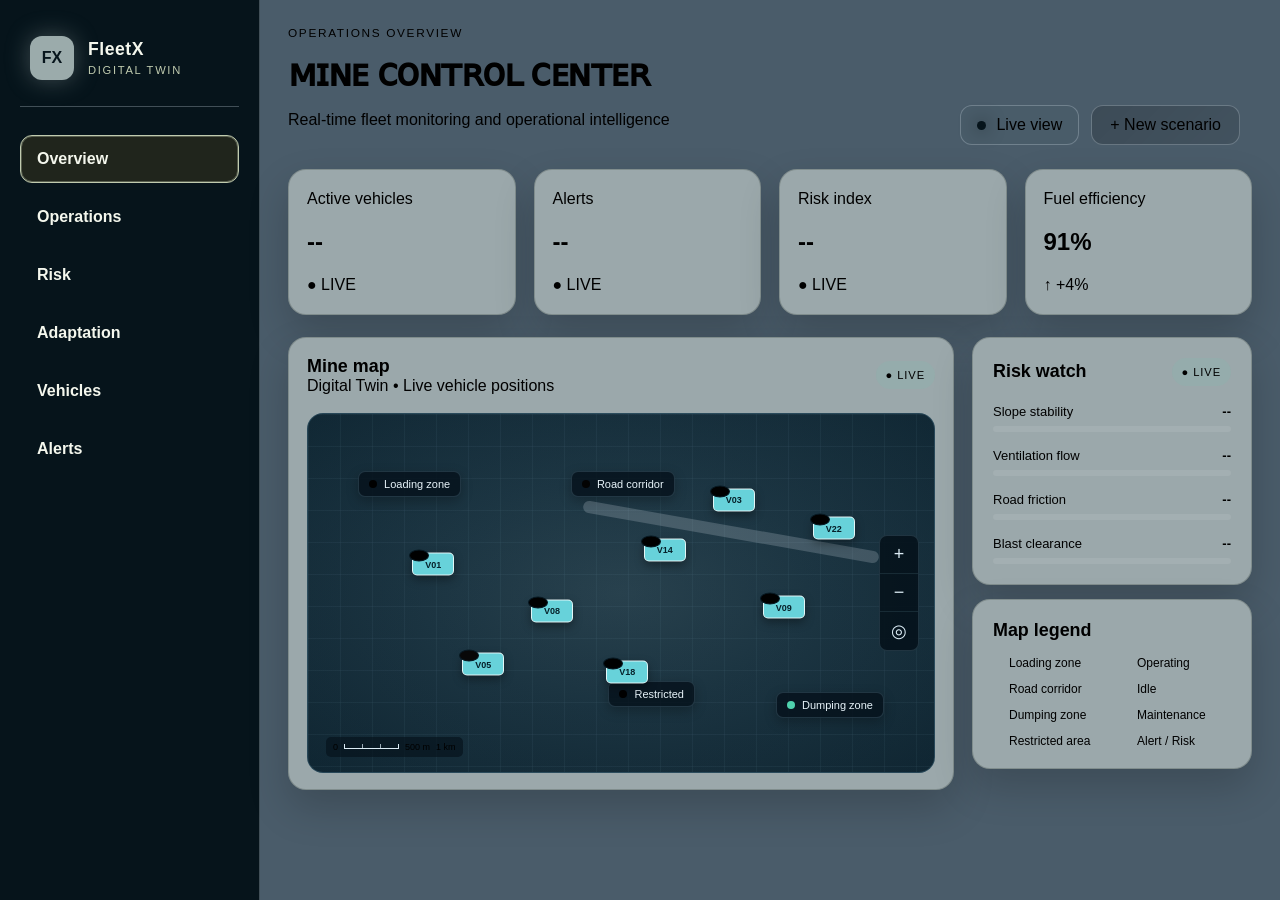
<file: index.html>
<!DOCTYPE html>
<html lang="en">

<head>
    <meta charset="UTF-8">
    <meta name="viewport" content="width=device-width, initial-scale=1.0">

    <title>FleetX | ᴍɪɴᴇ ᴄᴏɴᴛʀᴏʟ ᴄᴇɴᴛᴇʀ</title>

    <link rel="stylesheet" href="css/style.css">
</head>

<body>

<div class="app">

    <!-- =====================================================
         SIDEBAR
    ====================================================== -->

    <aside class="sidebar">

        <div class="brand">

            <div class="logo">
                FX
            </div>

            <div class="brand-text">
                <h2>FleetX</h2>
                <span>DIGITAL TWIN</span>
            </div>

        </div>


        <nav class="sidebar-nav">

            <a href="index.html" class="nav-item active">
                <span></span>
                <strong>Overview</strong>
            </a>

            <a href="pages/operations.html" class="nav-item">
                <span></span>
                <strong>Operations</strong>
            </a>

            <a href="pages/risk.html" class="nav-item">
                <span></span>
                <strong>Risk</strong>
            </a>

            <a href="pages/adaptation.html" class="nav-item">
                <span></span>
                <strong>Adaptation</strong>
            </a>

            <a href="pages/vehicles.html" class="nav-item">
                <span></span>
                <strong>Vehicles</strong>
            </a>

            <a href="pages/alerts.html" class="nav-item">
                <span></span>
                <strong>Alerts</strong>
            </a>

        </nav>

    </aside>


    <!-- =====================================================
         MAIN
    ====================================================== -->

    <main class="main-content">

        <!-- HEADER -->

        <header class="top-header">

            <div class="page-title">

                <div class="eyebrow">
                    OPERATIONS OVERVIEW
                </div>

                <h1>
                   ᴍɪɴᴇ ᴄᴏɴᴛʀᴏʟ ᴄᴇɴᴛᴇʀ
                </h1>

                <p>
                    Real-time fleet monitoring and operational intelligence
                </p>

            </div>


            <div class="header-actions">

                <button class="live-btn">
                    <span class="live-dot"></span>
                    Live view
                </button>

                <button class="scenario-btn">
                    + New scenario
                </button>

                <div class="time-card">

                    <span class="clock-icon"></span>

                </div>

            </div>

        </header>


        <!-- =====================================================
             KPI CARDS
        ====================================================== -->

        <section class="kpi-grid">


            <!-- ACTIVE VEHICLES -->

            <div class="kpi-card">

                <div class="kpi-icon vehicle-kpi">
                    
                </div>

                <div class="kpi-content">

                    <span class="kpi-label">
                        Active vehicles
                    </span>

                    <h2 id="vehicleCount">
                        --
                    </h2>

                    <span class="live-pill green">
                        ● LIVE
                    </span>

                </div>

                <div class="mini-chart vehicle-chart"></div>

            </div>


            <!-- ALERTS -->

            <div class="kpi-card">

                <div class="kpi-icon alert-kpi">
                    
                </div>

                <div class="kpi-content">

                    <span class="kpi-label">
                        Alerts
                    </span>

                    <h2 id="alertCount">
                        --
                    </h2>

                    <span class="live-pill orange">
                        ● LIVE
                    </span>

                </div>

                <div class="mini-chart alert-chart"></div>

            </div>


            <!-- RISK -->

            <div class="kpi-card">

                <div class="kpi-icon risk-kpi">
                    
                </div>

                <div class="kpi-content">

                    <span class="kpi-label">
                        Risk index
                    </span>

                    <h2 id="riskIndex">
                        --
                    </h2>

                    <span class="live-pill blue">
                        ● LIVE
                    </span>

                </div>

                <div class="mini-chart risk-chart"></div>

            </div>


            <!-- FUEL -->

            <div class="kpi-card">

                <div class="kpi-icon fuel-kpi">
                    
                </div>

                <div class="kpi-content">

                    <span class="kpi-label">
                        Fuel efficiency
                    </span>

                    <h2>
                        91%
                    </h2>

                    <span class="fuel-change">
                        ↑ +4%
                    </span>

                </div>

                <div class="mini-chart fuel-chart"></div>

            </div>

        </section>


        <!-- =====================================================
             MAIN DASHBOARD
        ====================================================== -->

        <section class="main-dashboard">


            <!-- =================================================
                 MINE MAP
            ================================================== -->

            <div class="dashboard-card map-card">

                <div class="card-header">

                    <div>
                        <h2>Mine map</h2>
                        <span class="card-subtitle">
                            Digital Twin • Live vehicle positions
                        </span>
                    </div>

                    <span class="status-pill">
                        ● LIVE
                    </span>

                </div>


                <div class="mine-map">


                    <!-- REAL MINE IMAGE -->

                    <div class="mine-map-image"></div>


                    <!-- DARK OVERLAY -->

                    <div class="mine-map-overlay"></div>


                    <!-- LOADING ZONE -->

                    <div class="map-area loading-area">

                        <div class="area-circle"></div>

                        <div class="area-label">
                            <span></span>
                            Loading zone
                        </div>

                    </div>


                    <!-- ROAD CORRIDOR -->

                    <div class="map-area road-area">

                        <div class="road-outline"></div>

                        <div class="area-label">
                            <span></span>
                            Road corridor
                        </div>

                    </div>


                    <!-- RESTRICTED -->

                    <div class="map-area restricted-area">

                        <div class="area-circle"></div>

                        <div class="area-label">
                            <span></span>
                            Restricted
                        </div>

                    </div>


                    <!-- DUMPING -->

                    <div class="map-area dumping-area">

                        <div class="area-circle"></div>

                        <div class="area-label">
                            <span></span>
                            Dumping zone
                        </div>

                    </div>


                    <!-- =========================================
                         VEHICLES
                    ========================================== -->

                    <div class="mine-vehicle vehicle-1">
                        <span class="vehicle-status operating"></span>
                        V01
                    </div>

                    <div class="mine-vehicle vehicle-2">
                        <span class="vehicle-status danger"></span>
                        V08
                    </div>

                    <div class="mine-vehicle vehicle-3">
                        <span class="vehicle-status idle"></span>
                        V14
                    </div>

                    <div class="mine-vehicle vehicle-4">
                        <span class="vehicle-status operating"></span>
                        V03
                    </div>

                    <div class="mine-vehicle vehicle-5">
                        <span class="vehicle-status maintenance"></span>
                        V05
                    </div>

                    <div class="mine-vehicle vehicle-6">
                        <span class="vehicle-status operating"></span>
                        V09
                    </div>

                    <div class="mine-vehicle vehicle-7">
                        <span class="vehicle-status operating"></span>
                        V18
                    </div>

                    <div class="mine-vehicle vehicle-8">
                        <span class="vehicle-status danger"></span>
                        V22
                    </div>


                    <!-- MAP CONTROLS -->

                    <div class="map-controls">

                        <button>+</button>

                        <button>−</button>

                        <button>◎</button>

                    </div>


                    <!-- SCALE -->

                    <div class="map-scale">

                        <span>0</span>

                        <div class="scale-line">
                            <i></i>
                            <i></i>
                            <i></i>
                        </div>

                        <span>500 m</span>
                        <span>1 km</span>

                    </div>

                </div>

            </div>


            <!-- =================================================
                 RIGHT SIDE
            ================================================== -->

            <div class="right-column">


                <!-- RISK WATCH -->

                <div class="dashboard-card risk-watch-card">

                    <div class="card-header">

                        <h2>
                            Risk watch
                        </h2>

                        <span class="status-pill">
                            ● LIVE
                        </span>

                    </div>


                    <!-- SLOPE -->

                    <div class="risk-item">

                        <div class="risk-title">

                            <span>
                                Slope stability
                            </span>

                            <strong id="slopeValue">
                                --
                            </strong>

                        </div>

                        <div class="risk-progress">
                            <span
                                id="slopeBar"
                                class="risk-fill green-fill">
                            </span>
                        </div>

                    </div>


                    <!-- VENTILATION -->

                    <div class="risk-item">

                        <div class="risk-title">

                            <span>
                                Ventilation flow
                            </span>

                            <strong id="ventilationValue">
                                --
                            </strong>

                        </div>

                        <div class="risk-progress">
                            <span
                                id="ventilationBar"
                                class="risk-fill blue-fill">
                            </span>
                        </div>

                    </div>


                    <!-- ROAD -->

                    <div class="risk-item">

                        <div class="risk-title">

                            <span>
                                Road friction
                            </span>

                            <strong id="frictionValue">
                                --
                            </strong>

                        </div>

                        <div class="risk-progress">
                            <span
                                id="frictionBar"
                                class="risk-fill yellow-fill">
                            </span>
                        </div>

                    </div>


                    <!-- BLAST -->

                    <div class="risk-item">

                        <div class="risk-title">

                            <span>
                                Blast clearance
                            </span>

                            <strong id="blastValue">
                                --
                            </strong>

                        </div>

                        <div class="risk-progress">
                            <span
                                id="blastBar"
                                class="risk-fill green-fill">
                            </span>
                        </div>

                    </div>

                </div>


                <!-- =================================================
                     LEGEND
                ================================================== -->

                <div class="dashboard-card legend-card">

                    <div class="card-header">

                        <h2>
                            Map legend
                        </h2>

                    </div>


                    <div class="legend-grid">


                        <div class="legend-item">
                            <span class="legend-dot loading-dot"></span>
                            Loading zone
                        </div>

                        <div class="legend-item">
                            <span class="legend-dot operating-dot"></span>
                            Operating
                        </div>


                        <div class="legend-item">
                            <span class="legend-dot road-dot"></span>
                            Road corridor
                        </div>

                        <div class="legend-item">
                            <span class="legend-dot idle-dot"></span>
                            Idle
                        </div>


                        <div class="legend-item">
                            <span class="legend-dot dumping-dot"></span>
                            Dumping zone
                        </div>

                        <div class="legend-item">
                            <span class="legend-dot maintenance-dot"></span>
                            Maintenance
                        </div>


                        <div class="legend-item">
                            <span class="legend-dot restricted-dot"></span>
                            Restricted area
                        </div>

                        <div class="legend-item">
                            <span class="legend-dot danger-dot"></span>
                            Alert / Risk
                        </div>

                    </div>

                </div>

            </div>

        </section>

    </main>

</div>


<script src="js/dashboard.js"></script>

</body>
</html>
</file>
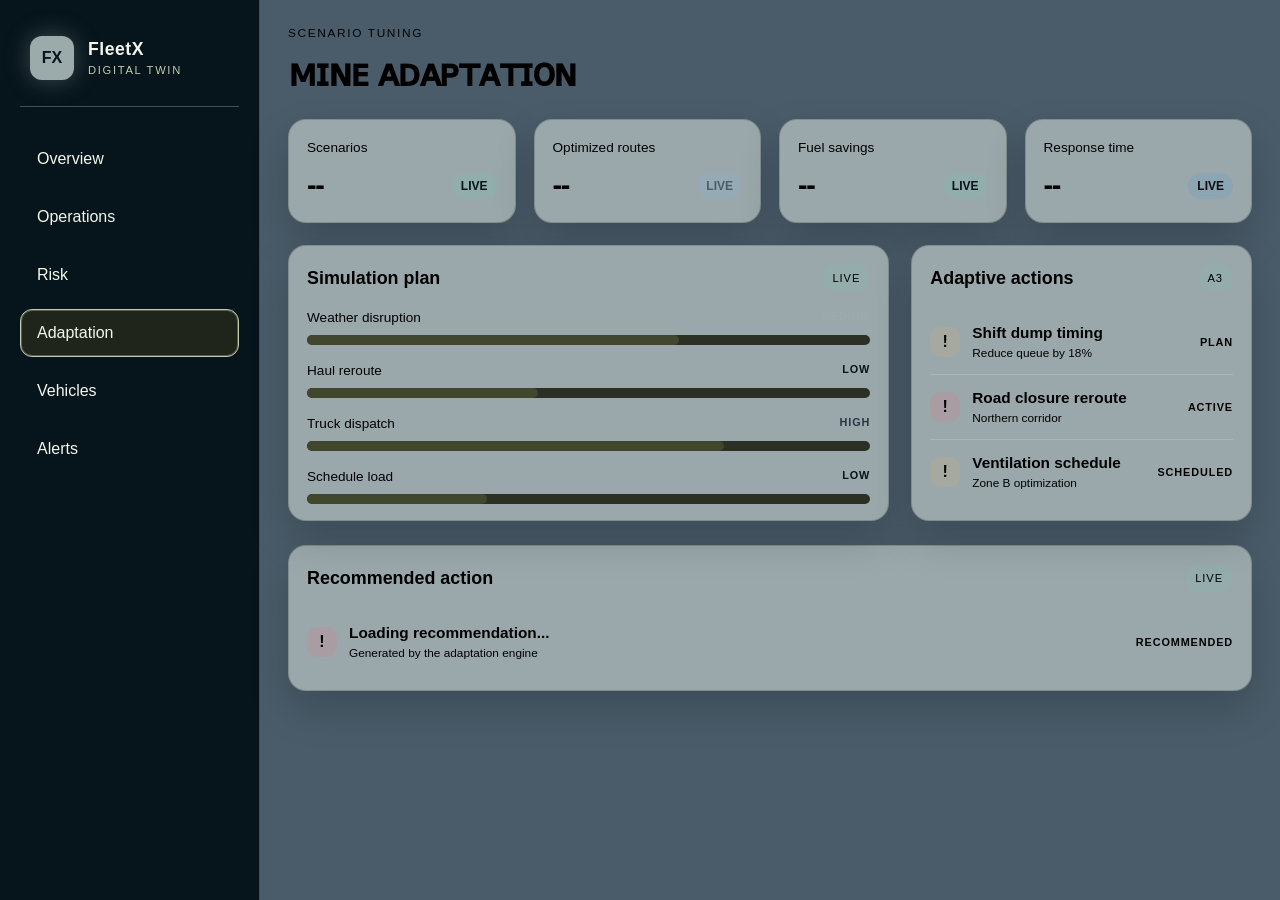
<file: pages/adaptation.html>
<!DOCTYPE html>
<html lang="en">

<head>
  <meta charset="UTF-8" />
  <meta name="viewport" content="width=device-width, initial-scale=1.0" />

  <title>FleetX| Adaptation</title>

  <link rel="stylesheet" href="../css/style.css" />
</head>

<body>

  <div class="app">

    <!-- ================= SIDEBAR ================= -->

    <aside class="sidebar">

      <div class="brand">

        <div class="logo">
          FX
        </div>

        <div class="brand-text">
          <h2>FleetX</h2>
          <span>DIGITAL TWIN</span>
        </div>

      </div>


      <nav class="sidebar-nav">

        <a href="../index.html" class="nav-item">
          <span>Overview</span>
        </a>

        <a href="operations.html" class="nav-item">
          <span>Operations</span>
        </a>

        <a href="risk.html" class="nav-item">
          <span>Risk</span>
        </a>

        <a href="adaptation.html" class="nav-item active">
          <span>Adaptation</span>
        </a>

        <a href="vehicles.html" class="nav-item">
          <span>Vehicles</span>
        </a>

        <a href="alerts.html" class="nav-item">
          <span>Alerts</span>
        </a>

      </nav>

    </aside>


    <!-- ================= MAIN CONTENT ================= -->

    <main class="main-content">


      <!-- ================= HEADER ================= -->

      <header class="top-header">

        <div class="page-title">

          <div class="eyebrow">
            Scenario tuning
          </div>

          <h1>
            ᴍɪɴᴇ ᴀᴅᴀᴘᴛᴀᴛɪᴏɴ
          </h1>

        </div>

      </header>


      <!-- ================= KPI CARDS ================= -->

      <section class="kpi-grid">


        <!-- SCENARIOS -->

        <div class="kpi-card">

          <div class="kpi-title">
            Scenarios
          </div>

          <div class="kpi-value-row">

            <h2 id="scenarios">
              --
            </h2>

            <span class="change positive">
              LIVE
            </span>

          </div>

        </div>


        <!-- OPTIMIZED ROUTES -->

        <div class="kpi-card">

          <div class="kpi-title">
            Optimized routes
          </div>

          <div class="kpi-value-row">

            <h2 id="optimizedRoutes">
              --
            </h2>

            <span class="change blue">
              LIVE
            </span>

          </div>

        </div>


        <!-- FUEL SAVINGS -->

        <div class="kpi-card">

          <div class="kpi-title">
            Fuel savings
          </div>

          <div class="kpi-value-row">

            <h2 id="fuelSavings">
              --
            </h2>

            <span class="change positive">
              LIVE
            </span>

          </div>

        </div>


        <!-- RESPONSE TIME -->

        <div class="kpi-card">

          <div class="kpi-title">
            Response time
          </div>

          <div class="kpi-value-row">

            <h2 id="responseTime">
              --
            </h2>

            <span class="change warning">
              LIVE
            </span>

          </div>

        </div>

      </section>


      <!-- ================= DASHBOARD ================= -->

      <section class="dashboard-grid">


        <!-- ================= SIMULATION PLAN ================= -->

        <div class="dashboard-card">

          <div class="card-header">

            <h2>
              Simulation plan
            </h2>

            <span class="status-pill">
              LIVE
            </span>

          </div>


          <!-- WEATHER -->

          <div class="risk-item">

            <div class="risk-top">

              <span>
                Weather disruption
              </span>

              <span class="risk medium">
                MEDIUM
              </span>

            </div>

            <div class="simulation-progress">

              <div
                class="simulation-progress-bar medium"
                style="width:66%">
              </div>

            </div>

          </div>


          <!-- HAUL REROUTE -->

          <div class="risk-item">

            <div class="risk-top">

              <span>
                Haul reroute
              </span>

              <span class="risk low">
                LOW
              </span>

            </div>

            <div class="simulation-progress">

              <div
                class="simulation-progress-bar low"
                style="width:41%">
              </div>

            </div>

          </div>


          <!-- TRUCK DISPATCH -->

          <div class="risk-item">

            <div class="risk-top">

              <span>
                Truck dispatch
              </span>

              <span class="risk high">
                HIGH
              </span>

            </div>

            <div class="simulation-progress">

              <div
                class="simulation-progress-bar high"
                style="width:74%">
              </div>

            </div>

          </div>


          <!-- SCHEDULE LOAD -->

          <div class="risk-item">

            <div class="risk-top">

              <span>
                Schedule load
              </span>

              <span class="risk low">
                LOW
              </span>

            </div>

            <div class="simulation-progress">

              <div
                class="simulation-progress-bar low"
                style="width:32%">
              </div>

            </div>

          </div>

        </div>


        <!-- ================= ADAPTIVE ACTIONS ================= -->

        <div class="dashboard-card">

          <div class="card-header">

            <h2>
              Adaptive actions
            </h2>

            <span class="risk-class">
              A3
            </span>

          </div>


          <!-- ACTION 1 -->

          <div class="alert-row">

            <div class="alert-icon medium-icon">
              !
            </div>

            <div class="alert-info">

              <strong>
                Shift dump timing
              </strong>

              <span>
                Reduce queue by 18%
              </span>

            </div>

            <span class="alert-level medium-text">
              PLAN
            </span>

          </div>


          <!-- ACTION 2 -->

          <div class="alert-row">

            <div class="alert-icon high-icon">
              !
            </div>

            <div class="alert-info">

              <strong>
                Road closure reroute
              </strong>

              <span>
                Northern corridor
              </span>

            </div>

            <span class="alert-level high-text">
              ACTIVE
            </span>

          </div>


          <!-- ACTION 3 -->

          <div class="alert-row">

            <div class="alert-icon medium-icon">
              !
            </div>

            <div class="alert-info">

              <strong>
                Ventilation schedule
              </strong>

              <span>
                Zone B optimization
              </span>

            </div>

            <span class="alert-level medium-text">
              SCHEDULED
            </span>

          </div>

        </div>

      </section>


      <!-- ================= RECOMMENDED ACTION ================= -->

      <section class="dashboard-card">

        <div class="card-header">

          <h2>
            Recommended action
          </h2>

          <span class="status-pill">
            LIVE
          </span>

        </div>


        <div class="alert-row">

          <div class="alert-icon high-icon">
            !
          </div>

          <div class="alert-info">

            <strong id="recommendedAction">
              Loading recommendation...
            </strong>

            <span>
              Generated by the adaptation engine
            </span>

          </div>

          <span class="alert-level high-text">
            RECOMMENDED
          </span>

        </div>

      </section>

    </main>

  </div>


  <!-- ================= JAVASCRIPT ================= -->

  <script src="../js/adaptation.js"></script>

</body>

</html>
</file>
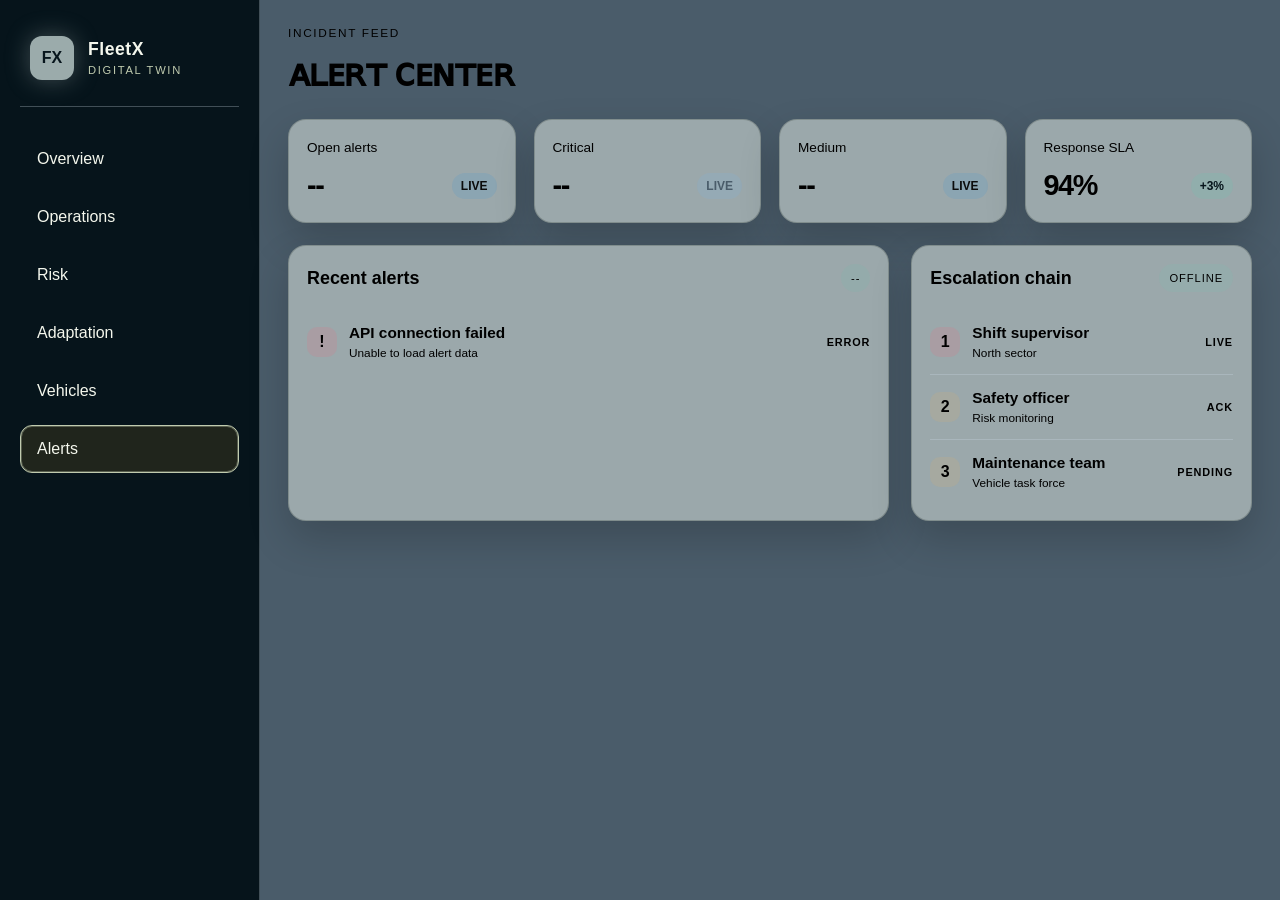
<file: pages/alerts.html>
<!DOCTYPE html>
<html lang="en">

<head>
  <meta charset="UTF-8">
  <meta name="viewport" content="width=device-width, initial-scale=1.0">

  <title> FleetX | Alerts</title>

  <link rel="stylesheet" href="../css/style.css">
</head>

<body>

  <div class="app">

    <!-- =========================
         SIDEBAR
    ========================== -->

    <aside class="sidebar">

      <div class="brand">

        <div class="logo">
          FX
        </div>

        <div class="brand-text">
          <h2>FleetX</h2>
          <span>DIGITAL TWIN</span>
        </div>

      </div>


      <nav class="sidebar-nav">

        <a href="../index.html" class="nav-item">
          <span>Overview</span>
        </a>

        <a href="operations.html" class="nav-item">
          <span>Operations</span>
        </a>

        <a href="risk.html" class="nav-item">
          <span>Risk</span>
        </a>

        <a href="adaptation.html" class="nav-item">
          <span>Adaptation</span>
        </a>

        <a href="vehicles.html" class="nav-item">
          <span>Vehicles</span>
        </a>

        <a href="alerts.html" class="nav-item active">
          <span>Alerts</span>
        </a>

      </nav>

    </aside>


    <!-- =========================
         MAIN CONTENT
    ========================== -->

    <main class="main-content">


      <!-- HEADER -->

      <header class="top-header">

        <div class="page-title">

          <div class="eyebrow">
            Incident feed
          </div>

          <h1>
           ᴀʟᴇʀᴛ ᴄᴇɴᴛᴇʀ
          </h1>

        </div>

      </header>


      <!-- =========================
           KPI CARDS
      ========================== -->

      <section class="kpi-grid">


        <!-- OPEN ALERTS -->

        <div class="kpi-card">

          <div class="kpi-title">
            Open alerts
          </div>

          <div class="kpi-value-row">

            <h2 id="totalAlerts">
              --
            </h2>

            <span class="change warning">
              LIVE
            </span>

          </div>

        </div>


        <!-- CRITICAL -->

        <div class="kpi-card">

          <div class="kpi-title">
            Critical
          </div>

          <div class="kpi-value-row">

            <h2 id="highAlerts">
              --
            </h2>

            <span class="change blue">
              LIVE
            </span>

          </div>

        </div>


        <!-- MEDIUM -->

        <div class="kpi-card">

          <div class="kpi-title">
            Medium
          </div>

          <div class="kpi-value-row">

            <h2 id="mediumAlerts">
              --
            </h2>

            <span class="change warning">
              LIVE
            </span>

          </div>

        </div>


        <!-- RESPONSE SLA -->

        <div class="kpi-card">

          <div class="kpi-title">
            Response SLA
          </div>

          <div class="kpi-value-row">

            <h2>
              94%
            </h2>

            <span class="change positive">
              +3%
            </span>

          </div>

        </div>

      </section>


      <!-- =========================
           DASHBOARD GRID
      ========================== -->

      <section class="dashboard-grid">


        <!-- =========================
             RECENT ALERTS
        ========================== -->

        <div class="dashboard-card">

          <div class="card-header">

            <h2>
              Recent alerts
            </h2>

            <span
              class="alert-count"
              id="alertCount">
              --
            </span>

          </div>


          <!-- JavaScript will insert alerts here -->

          <div id="recentAlerts">

            <div class="alert-row">

              <div class="alert-icon medium-icon">
                !
              </div>

              <div class="alert-info">

                <strong>
                  Loading alerts...
                </strong>

                <span>
                  Connecting to MineGuard API
                </span>

              </div>

            </div>

          </div>

        </div>


        <!-- =========================
             ESCALATION CHAIN
        ========================== -->

        <div class="dashboard-card">

          <div class="card-header">

            <h2>
              Escalation chain
            </h2>

            <span class="status-pill">
              online
            </span>

          </div>


          <!-- LEVEL 1 -->

          <div class="alert-row">

            <div class="alert-icon high-icon">
              1
            </div>

            <div class="alert-info">

              <strong>
                Shift supervisor
              </strong>

              <span>
                North sector
              </span>

            </div>

            <span class="alert-level high-text">
              LIVE
            </span>

          </div>


          <!-- LEVEL 2 -->

          <div class="alert-row">

            <div class="alert-icon medium-icon">
              2
            </div>

            <div class="alert-info">

              <strong>
                Safety officer
              </strong>

              <span>
                Risk monitoring
              </span>

            </div>

            <span class="alert-level medium-text">
              ACK
            </span>

          </div>


          <!-- LEVEL 3 -->

          <div class="alert-row">

            <div class="alert-icon medium-icon">
              3
            </div>

            <div class="alert-info">

              <strong>
                Maintenance team
              </strong>

              <span>
                Vehicle task force
              </span>

            </div>

            <span class="alert-level medium-text">
              PENDING
            </span>

          </div>

        </div>

      </section>

    </main>

  </div>


  <!-- =========================
       ALERT JAVASCRIPT
  ========================== -->

  <script src="../js/alerts.js"></script>

</body>

</html>
</file>
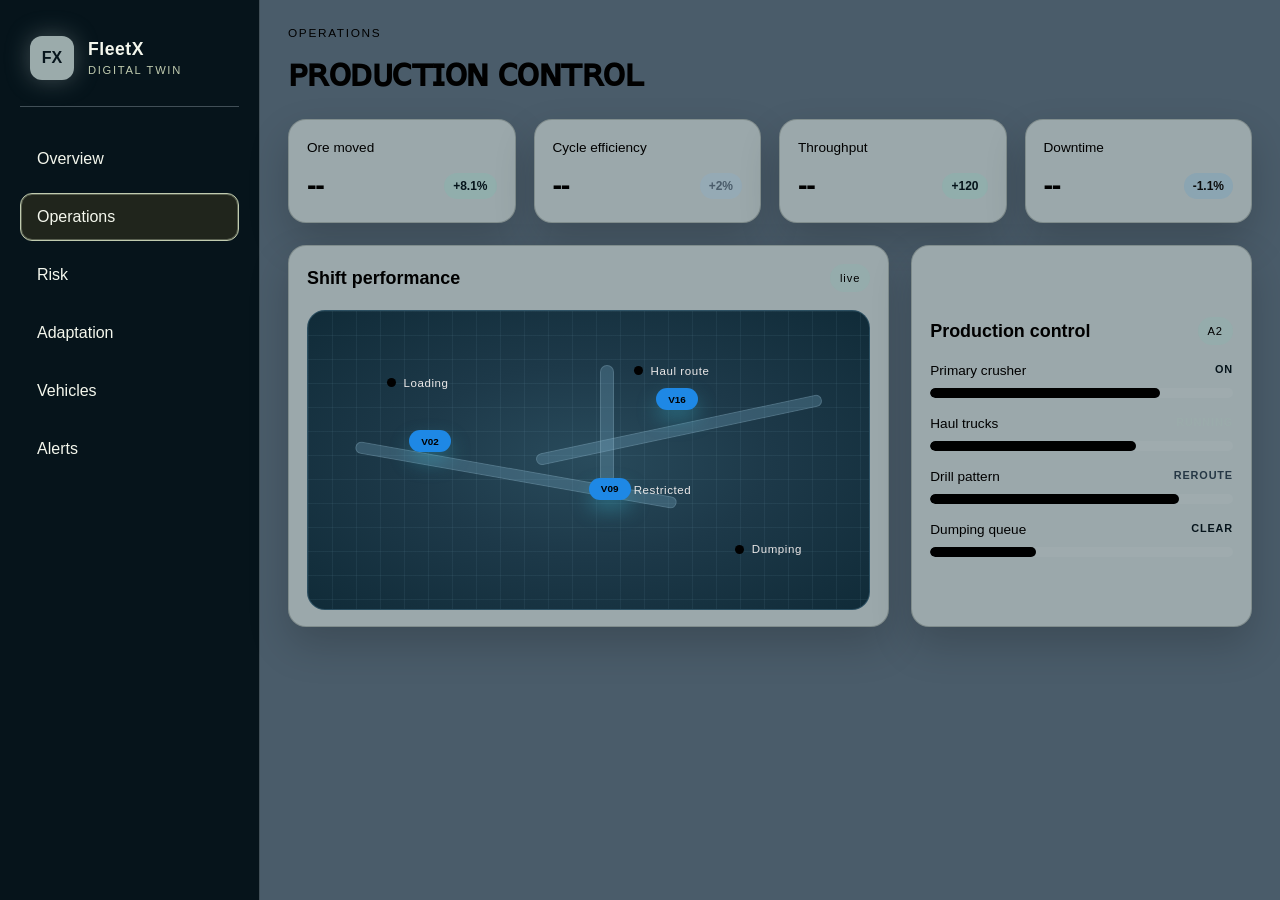
<file: pages/operations.html>
<!DOCTYPE html>
<html lang="en">
<head>
  <meta charset="UTF-8" />
  <meta name="viewport" content="width=device-width, initial-scale=1.0" />
  <title> FleetX| Operations</title>
  <link rel="stylesheet" href="../css/style.css" />
</head>
<body>
  <div class="app">
    <aside class="sidebar">
      <div class="brand">
        <div class="logo">FX</div>
        <div class="brand-text">
          <h2>FleetX</h2>
          <span>DIGITAL TWIN</span>
        </div>
      </div>

      <nav class="sidebar-nav">
        <a href="../index.html" class="nav-item"><span>Overview</span></a>
        <a href="operations.html" class="nav-item active"><span>Operations</span></a>
        <a href="risk.html" class="nav-item"><span>Risk</span></a>
        <a href="adaptation.html" class="nav-item"><span>Adaptation</span></a>
        <a href="vehicles.html" class="nav-item"><span>Vehicles</span></a>
        <a href="alerts.html" class="nav-item"><span>Alerts</span></a>
      </nav>
    </aside>

    <main class="main-content">
      <header class="top-header">
        <div class="page-title">
          <div class="eyebrow">Operations</div>
          <h1>ᴘʀᴏᴅᴜᴄᴛɪᴏɴ ᴄᴏɴᴛʀᴏʟ</h1>
        </div>
      </header>

      <section class="kpi-grid">
        <div class="kpi-card">
          <div class="kpi-title">Ore moved</div>
          <div class="kpi-value-row">
            <h2 id="oreMoved">--</h2>
            <span class="change positive">+8.1%</span>
          </div>
        </div>
        <div class="kpi-card">
          <div class="kpi-title">Cycle efficiency</div>
          <div class="kpi-value-row">
            <h2 id="cycleEfficiency">--</h2>
            <span class="change blue">+2%</span>
          </div>
        </div>
        <div class="kpi-card">
          <div class="kpi-title">Throughput</div>
          <div class="kpi-value-row">
            <h2 id="throughput">--</h2>
            <span class="change positive">+120</span>
          </div>
        </div>
        <div class="kpi-card">
          <div class="kpi-title">Downtime</div>
          <div class="kpi-value-row">
            <h2 id="downtime">--</h2>
            <span class="change warning">-1.1%</span>
          </div>
        </div>
      </section>

      <section class="dashboard-grid">
        <div class="dashboard-card">
          <div class="card-header">
            <h2>Shift performance</h2>
            <span class="status-pill">live</span>
          </div>
          <div class="mine-map">
            <div class="map-grid"></div>
            <div class="road road-one"></div>
            <div class="road road-two"></div>
            <div class="road road-three"></div>
            <div class="map-zone loading"><span class="zone-dot"></span>Loading</div>
            <div class="map-zone corridor"><span class="zone-dot"></span>Haul route</div>
            <div class="map-zone restricted"><span class="zone-dot"></span>Restricted</div>
            <div class="map-zone dumping"><span class="zone-dot"></span>Dumping</div>
            <div class="map-vehicle v1">V02</div>
            <div class="map-vehicle v2">V09</div>
            <div class="map-vehicle v3">V16</div>
          </div>
        </div>

        <div class="dashboard-card risk-card">
          <div class="card-header">
            <h2>Production control</h2>
            <span class="risk-class">A2</span>
          </div>

          <div class="risk-item">
            <div class="risk-top"><span>Primary crusher</span><span class="risk low">ON</span></div>
            <div class="progress"><div class="progress-bar" style="width:76%"></div></div>
          </div>

          <div class="risk-item">
            <div class="risk-top"><span>Haul trucks</span><span class="risk medium">RUNNING</span></div>
            <div class="progress"><div class="progress-bar" style="width:68%"></div></div>
          </div>

          <div class="risk-item">
            <div class="risk-top"><span>Drill pattern</span><span class="risk high">REROUTE</span></div>
            <div class="progress"><div class="progress-bar" style="width:82%"></div></div>
          </div>

          <div class="risk-item">
            <div class="risk-top"><span>Dumping queue</span><span class="risk low">CLEAR</span></div>
            <div class="progress"><div class="progress-bar" style="width:35%"></div></div>
          </div>
        </div>
      </section>
    </main>
  </div>

 <script src="../js/operations.js"></script>
</body>
</html>
</file>
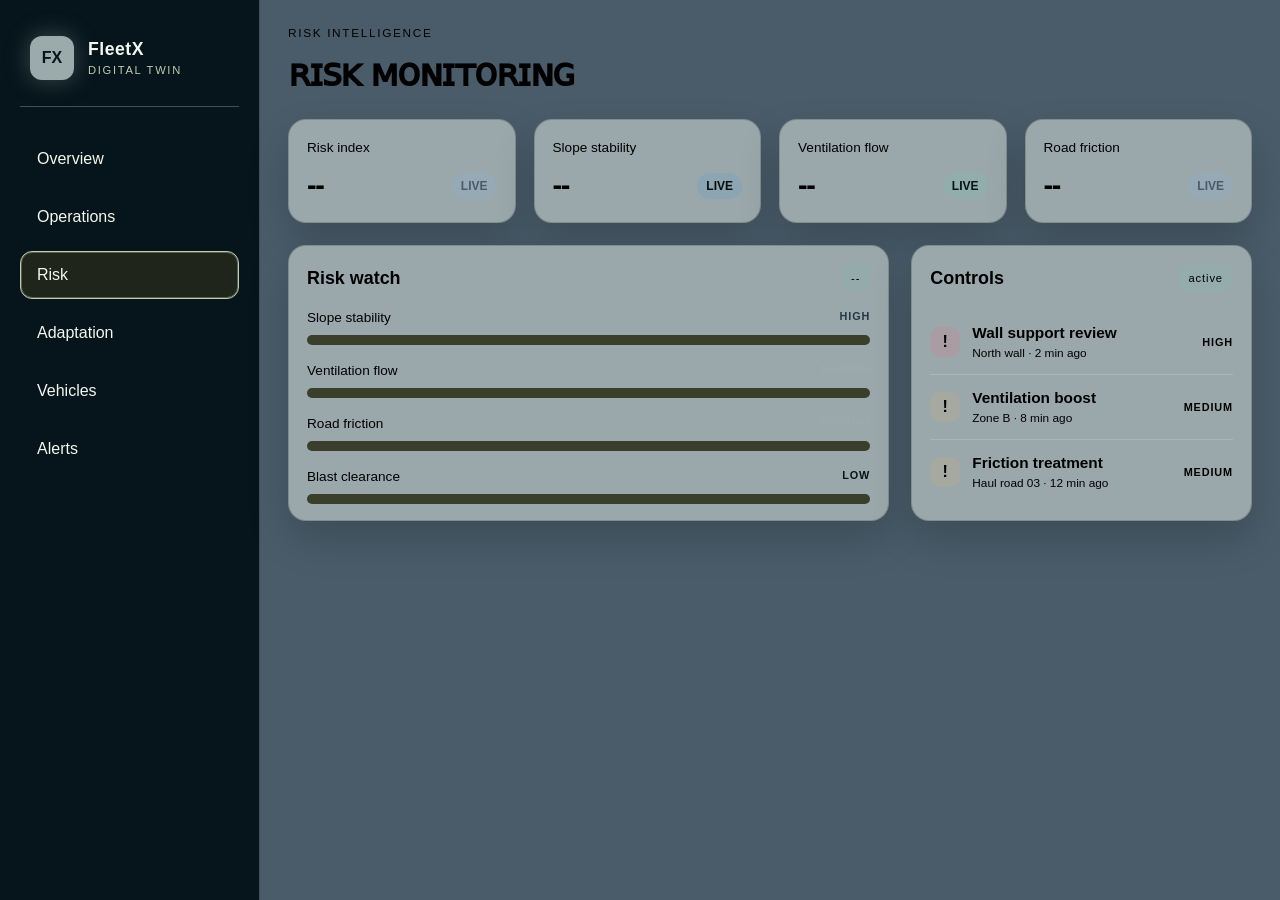
<file: pages/risk.html>
<!DOCTYPE html>
<html lang="en">

<head>
  <meta charset="UTF-8">
  <meta name="viewport" content="width=device-width, initial-scale=1.0">

  <title>FleetX | Risk</title>

  <link rel="stylesheet" href="../css/style.css">
</head>

<body>

  <div class="app">

    <!-- SIDEBAR -->
    <aside class="sidebar">

      <div class="brand">
        <div class="logo">FX</div>

        <div class="brand-text">
          <h2>FleetX </h2>
          <span>DIGITAL TWIN</span>
        </div>
      </div>

      <nav class="sidebar-nav">

        <a href="../index.html" class="nav-item">
          <span>Overview</span>
        </a>

        <a href="operations.html" class="nav-item">
          <span>Operations</span>
        </a>

        <a href="risk.html" class="nav-item active">
          <span>Risk</span>
        </a>

        <a href="adaptation.html" class="nav-item">
          <span>Adaptation</span>
        </a>

        <a href="vehicles.html" class="nav-item">
          <span>Vehicles</span>
        </a>

        <a href="alerts.html" class="nav-item">
          <span>Alerts</span>
        </a>

      </nav>

    </aside>


    <!-- MAIN -->
    <main class="main-content">

      <header class="top-header">

        <div class="page-title">

          <div class="eyebrow">
            Risk Intelligence
          </div>

          <h1>
           ʀɪꜱᴋ ᴍᴏɴɪᴛᴏʀɪɴɢ
          </h1>

        </div>

      </header>


      <!-- KPI CARDS -->
      <section class="kpi-grid">

        <!-- Risk Index -->
        <div class="kpi-card">

          <div class="kpi-title">
            Risk index
          </div>

          <div class="kpi-value-row">

            <h2 id="riskIndex">
              --
            </h2>

            <span class="change blue">
              LIVE
            </span>

          </div>

        </div>


        <!-- Slope -->
        <div class="kpi-card">

          <div class="kpi-title">
            Slope stability
          </div>

          <div class="kpi-value-row">

            <h2 id="slopeStability">
              --
            </h2>

            <span class="change warning">
              LIVE
            </span>

          </div>

        </div>


        <!-- Ventilation -->
        <div class="kpi-card">

          <div class="kpi-title">
            Ventilation flow
          </div>

          <div class="kpi-value-row">

            <h2 id="ventilationFlow">
              --
            </h2>

            <span class="change positive">
              LIVE
            </span>

          </div>

        </div>


        <!-- Road Friction -->
        <div class="kpi-card">

          <div class="kpi-title">
            Road friction
          </div>

          <div class="kpi-value-row">

            <h2 id="roadFriction">
              --
            </h2>

            <span class="change blue">
              LIVE
            </span>

          </div>

        </div>

      </section>


      <!-- RISK DASHBOARD -->
      <section class="dashboard-grid">


        <!-- RISK WATCH -->
        <div class="dashboard-card">

          <div class="card-header">

            <h2>
              Risk watch
            </h2>

            <span
              class="risk-class"
              id="riskClass"
            >
              --
            </span>

          </div>


          <!-- Slope -->
          <div class="risk-item">

            <div class="risk-top">

              <span>
                Slope stability
              </span>

              <span class="risk high">
                HIGH
              </span>

            </div>

            <div class="risk-progress-single">

              <div
                class="risk-progress-single-bar"
                id="slopeBar"
                style="width: 0%"
              ></div>

            </div>

          </div>


          <!-- Ventilation -->
          <div class="risk-item">

            <div class="risk-top">

              <span>
                Ventilation flow
              </span>

              <span class="risk medium">
                MEDIUM
              </span>

            </div>

            <div class="risk-progress-single">

              <div
                class="risk-progress-single-bar"
                id="ventilationBar"
                style="width: 0%"
              ></div>

            </div>

          </div>


          <!-- Road -->
          <div class="risk-item">

            <div class="risk-top">

              <span>
                Road friction
              </span>

              <span class="risk medium">
                MEDIUM
              </span>

            </div>

            <div class="risk-progress-single">

              <div
                class="risk-progress-single-bar"
                id="frictionBar"
                style="width: 0%"
              ></div>

            </div>

          </div>


          <!-- Blast -->
          <div class="risk-item">

            <div class="risk-top">

              <span>
                Blast clearance
              </span>

              <span class="risk low">
                LOW
              </span>

            </div>

            <div class="risk-progress-single">

              <div
                class="risk-progress-single-bar"
                id="blastBar"
                style="width: 0%"
              ></div>

            </div>

          </div>

        </div>


        <!-- CONTROLS -->
        <div class="dashboard-card">

          <div class="card-header">

            <h2>
              Controls
            </h2>

            <span class="status-pill">
              active
            </span>

          </div>


          <div class="alert-row">

            <div class="alert-icon high-icon">
              !
            </div>

            <div class="alert-info">

              <strong>
                Wall support review
              </strong>

              <span>
                North wall · 2 min ago
              </span>

            </div>

            <span class="alert-level high-text">
              HIGH
            </span>

          </div>


          <div class="alert-row">

            <div class="alert-icon medium-icon">
              !
            </div>

            <div class="alert-info">

              <strong>
                Ventilation boost
              </strong>

              <span>
                Zone B · 8 min ago
              </span>

            </div>

            <span class="alert-level medium-text">
              MEDIUM
            </span>

          </div>


          <div class="alert-row">

            <div class="alert-icon medium-icon">
              !
            </div>

            <div class="alert-info">

              <strong>
                Friction treatment
              </strong>

              <span>
                Haul road 03 · 12 min ago
              </span>

            </div>

            <span class="alert-level medium-text">
              MEDIUM
            </span>

          </div>

        </div>

      </section>

    </main>

  </div>


  <!-- RISK JAVASCRIPT -->
  <script src="../js/risk.js"></script>

</body>

</html>
</file>
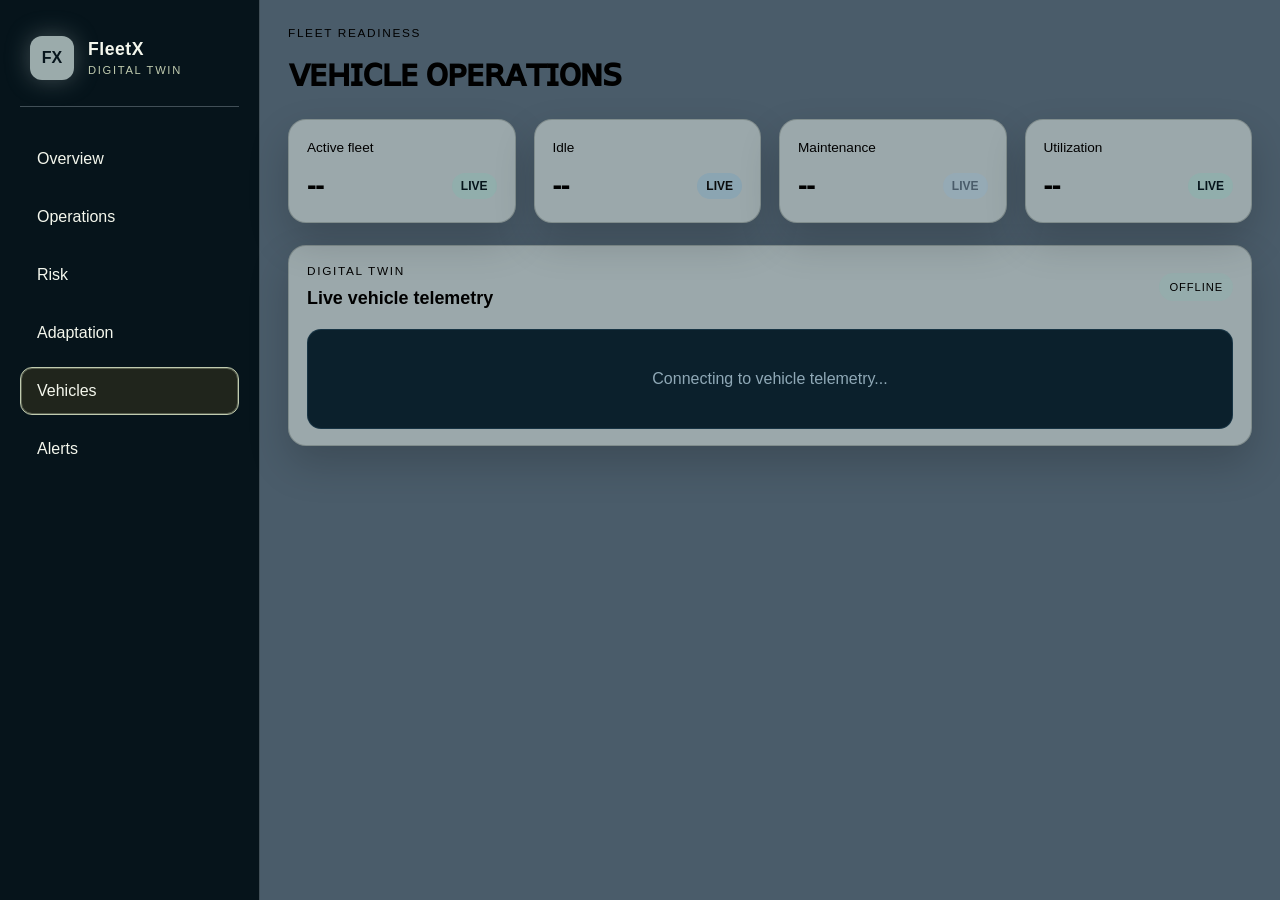
<file: pages/vehicles.html>
<!DOCTYPE html>
<html lang="en">

<head>
  <meta charset="UTF-8">
  <meta name="viewport" content="width=device-width, initial-scale=1.0">

  <title>FleetX  | Vehicles</title>

  <link rel="stylesheet" href="../css/style.css">
</head>

<body>

  <div class="app">

    <!-- SIDEBAR -->
    <aside class="sidebar">

      <div class="brand">
        <div class="logo">FX</div>

        <div class="brand-text">
          <h2>FleetX</h2>
          <span>DIGITAL TWIN</span>
        </div>
      </div>

      <nav class="sidebar-nav">

        <a href="../index.html" class="nav-item">
          <span>Overview</span>
        </a>

        <a href="operations.html" class="nav-item">
          <span>Operations</span>
        </a>

        <a href="risk.html" class="nav-item">
          <span>Risk</span>
        </a>

        <a href="adaptation.html" class="nav-item">
          <span>Adaptation</span>
        </a>

        <a href="vehicles.html" class="nav-item active">
          <span>Vehicles</span>
        </a>

        <a href="alerts.html" class="nav-item">
          <span>Alerts</span>
        </a>

      </nav>

    </aside>


    <!-- MAIN CONTENT -->
    <main class="main-content">

      <!-- HEADER -->
      <header class="top-header">

        <div class="page-title">

          <div class="eyebrow">
            Fleet readiness
          </div>

          <h1>
            ᴠᴇʜɪᴄʟᴇ ᴏᴘᴇʀᴀᴛɪᴏɴꜱ
          </h1>

        </div>

      </header>


      <!-- KPI SECTION -->
      <section class="kpi-grid">

        <div class="kpi-card">

          <div class="kpi-title">
            Active fleet
          </div>

          <div class="kpi-value-row">

            <h2 id="activeFleet">
              --
            </h2>

            <span class="change positive">
              LIVE
            </span>

          </div>

        </div>


        <div class="kpi-card">

          <div class="kpi-title">
            Idle
          </div>

          <div class="kpi-value-row">

            <h2 id="idleVehicles">
              --
            </h2>

            <span class="change warning">
              LIVE
            </span>

          </div>

        </div>


        <div class="kpi-card">

          <div class="kpi-title">
            Maintenance
          </div>

          <div class="kpi-value-row">

            <h2 id="maintenanceVehicles">
              --
            </h2>

            <span class="change blue">
              LIVE
            </span>

          </div>

        </div>


        <div class="kpi-card">

          <div class="kpi-title">
            Utilization
          </div>

          <div class="kpi-value-row">

            <h2 id="fleetUtilization">
              --
            </h2>

            <span class="change positive">
              LIVE
            </span>

          </div>

        </div>

      </section>


      <!-- VEHICLE TELEMETRY -->
      <section class="dashboard-card vehicle-dashboard">

        <div class="card-header">

          <div>
            <div class="eyebrow">
              Digital twin
            </div>

            <h2>
              Live vehicle telemetry
            </h2>
          </div>

          <span
            class="status-pill"
            id="vehicleConnection">
            CONNECTING
          </span>

        </div>


        <!-- VEHICLE GRID -->
        <div
          id="vehicleGrid"
          class="vehicle-grid">

          <div class="vehicle-loading">
            Connecting to vehicle telemetry...
          </div>

        </div>

      </section>

    </main>

  </div>


  <!-- VEHICLE JAVASCRIPT -->
  <script src="../js/vehicles.js"></script>

</body>

</html>
</file>
<file: css/style.css>
:root {
  --bg: #4a5c6a;
  --bg-2: #ccd0cf;
  --panel: #9BA8AB;
  --panel-soft: #9BA8AB;
  --sidebar: #06141b;
  --chart: #253745;
  --border: rgba(201, 216, 224, 0.3);
  --text: #000000;
  --muted: #9babab;
  --accent: #06141b;
  --accent-2: #4a5c6a;
  --warning: #9babab;
  --danger: #253745;
  --button: #9BA8AB;
  --shadow: rgba(0, 0, 0, 0.28);
}

* {
  box-sizing: border-box;
}

html, body {
  margin: 0;
  min-height: 100%;
  font-family: "Segoe UI", Tahoma, sans-serif;
  background: var(--bg);
  color: var(--text);
}

body {
  min-height: 100vh;
}

button, a {
  font: inherit;
}

button {
  background: var(--button);
  color: #ffffff;
  border: 1px solid var(--border);
}

.app {
  display: flex;
  min-height: 100vh;
}

.sidebar {
  width: 260px;
  background: #06141b;
  border-right: 1px solid var(--border);
  padding: 28px 20px;
}

.brand {
  display: flex;
  align-items: center;
  gap: 14px;
  padding: 8px 10px 26px;
  border-bottom: 1px solid var(--border);
}

.logo {
  width: 44px;
  height: 44px;
  border-radius: 12px;
  background: #9babab;
  display: grid;
  place-items: center;
  font-weight: 800;
  color: #06141b;
  box-shadow: 0 0 25px rgba(155, 171, 171, 0.38);
}

.brand-text h2 {
  font-size: 1.1rem;
  margin: 0;
  letter-spacing: 0.03em;
}

.brand-text span {
  color: var(--muted);
  font-size: 0.7rem;
  letter-spacing: 0.15em;
}

.sidebar-nav {
  display: flex;
  flex-direction: column;
  gap: 10px;
  padding-top: 28px;
}

.nav-item {
  display: block;
  text-decoration: none;
  color: var(--text);
  padding: 14px 16px;
  border-radius: 12px;
  background: transparent;
  border: 1px solid transparent;
  transition: 0.2s ease;
  font-weight: 500;
}

.nav-item:hover, .nav-item.active {
  background: rgba(155, 171, 171, 0.12);
  border-color: rgba(201, 216, 224, 0.24);
  box-shadow: inset 0 0 0 1px rgba(201, 216, 224, 0.12);
}

.main-content {
  flex: 1;
  padding: 26px 28px 34px;
}

.top-header {
  display: flex;
  align-items: end;
  justify-content: space-between;
  gap: 18px;
  margin-bottom: 24px;
}

.eyebrow {
  font-size: 0.74rem;
  letter-spacing: 0.14em;
  color: var(--muted);
  margin-bottom: 10px;
  text-transform: uppercase;
}

.page-title h1 {
  margin: 0;
  font-size: clamp(2rem, 3vw, 3rem);
  letter-spacing: -0.04em;
}

.header-actions {
  display: flex;
  align-items: center;
  gap: 12px;
}

.live-btn, .scenario-btn {
  border: 1px solid var(--border);
  border-radius: 12px;
  cursor: pointer;
  color: var(--text);
  transition: 0.2s ease;
}

.live-btn {
  display: inline-flex;
  align-items: center;
  gap: 10px;
  background: rgba(74, 92, 106, 0.9);
  padding: 10px 16px;
}

.live-dot {
  width: 9px;
  height: 9px;
  border-radius: 50%;
  background: var(--accent);
  box-shadow: 0 0 18px rgba(0, 0, 0, 0.7);
  display: inline-block;
}

.live-btn.active {
  background: rgba(0, 0, 0, 0.12);
  border-color: rgba(0, 0, 0, 0.35);
}

.scenario-btn {
  background: linear-gradient(135deg, rgba(0, 0, 0, 0.18), rgba(0, 0, 0, 0.1));
  padding: 10px 18px;
}

.kpi-grid {
  display: grid;
  grid-template-columns: repeat(4, minmax(180px, 1fr));
  gap: 18px;
  margin-bottom: 22px;
}

.kpi-card, .dashboard-card, .module-card {
  background: #9BA8AB;
  border: 1px solid var(--border);
  border-radius: 18px;
  box-shadow: 0 18px 40px rgba(0, 0, 0, 0.18);
}

.kpi-card {
  padding: 20px 18px;
}

.kpi-title {
  color: var(--muted);
  font-size: 0.85rem;
  margin-bottom: 14px;
}

.kpi-value-row {
  display: flex;
  align-items: center;
  justify-content: space-between;
  gap: 12px;
}

.kpi-value-row h2 {
  margin: 0;
  font-size: clamp(1.8rem, 2vw, 2.3rem);
  letter-spacing: -0.05em;
}

.change {
  border-radius: 999px;
  padding: 6px 9px;
  font-size: 0.75rem;
  font-weight: 700;
}

.change.positive {
  background: rgba(77, 215, 182, 0.12);
  color: var(--accent);
}

.change.warning {
  background: rgba(247, 185, 85, 0.14);
  color: var(--warning);
}

.change.blue {
  background: rgba(105, 183, 255, 0.12);
  color: var(--accent-2);
}

.dashboard-grid {
  display: grid;
  grid-template-columns: 1.5fr 0.85fr;
  gap: 22px;
  margin-bottom: 24px;
}

.lower-grid {
  display: grid;
  grid-template-columns: 1.15fr 0.85fr;
  gap: 22px;
  margin-bottom: 24px;
}

.dashboard-card {
  padding: 18px 18px 16px;
}

.card-header {
  display: flex;
  align-items: center;
  justify-content: space-between;
  margin-bottom: 18px;
}

.card-header h2 {
  margin: 0;
  font-size: 1.12rem;
}

.status-pill, .risk-class, .alert-count, .vehicle-count {
  display: inline-flex;
  align-items: center;
  justify-content: center;
  border-radius: 999px;
  background: rgba(77, 215, 182, 0.08);
  color: var(--accent);
  font-size: 0.7rem;
  letter-spacing: 0.08em;
  padding: 8px 10px;
}

.mine-map {
  position: relative;
  height: 300px;
  border-radius: 18px;
  overflow: hidden;
  background: linear-gradient(180deg, #0f1f2b, #0a1720);
  border: 1px solid rgba(123, 178, 211, 0.18);
}

.map-grid {
  position: absolute;
  inset: 0;
  background-image:
    linear-gradient(rgba(146, 200, 230, 0.06) 1px, transparent 1px),
    linear-gradient(90deg, rgba(146, 200, 230, 0.06) 1px, transparent 1px);
  background-size: 24px 24px;
}

.road {
  position: absolute;
  border-radius: 999px;
  background: rgba(110, 129, 146, 0.28);
  border: 1px solid rgba(153, 178, 201, 0.12);
}

.road-one {
  width: 58%;
  height: 12px;
  left: 8%;
  top: 53%;
  transform: rotate(10deg);
}

.road-two {
  width: 52%;
  height: 12px;
  right: 8%;
  top: 38%;
  transform: rotate(-12deg);
}

.road-three {
  width: 14px;
  height: 40%;
  left: 52%;
  top: 18%;
}

.map-zone {
  position: absolute;
  display: flex;
  align-items: center;
  gap: 8px;
  color: var(--muted);
  font-size: 0.72rem;
  letter-spacing: 0.05em;
  text-transform: none;
}

.zone-dot {
  width: 9px;
  height: 9px;
  border-radius: 50%;
  display: inline-block;
}

.loading {
  left: 14%;
  top: 22%;
}

.loading .zone-dot {
  background: var(--warning);
}

.corridor {
  left: 58%;
  top: 18%;
}

.corridor .zone-dot {
  background: var(--accent-2);
}

.restricted {
  left: 55%;
  top: 58%;
}

.restricted .zone-dot {
  background: var(--danger);
}

.dumping {
  right: 12%;
  bottom: 18%;
}

.dumping .zone-dot {
  background: var(--accent);
}

.map-vehicle {
  position: absolute;
  width: 42px;
  height: 22px;
  border-radius: 999px;
  background: linear-gradient(135deg, #000000, #000000);
  display: grid;
  place-items: center;
  color: #f2f4f5;
  font-size: 0.62rem;
  font-weight: 700;
  box-shadow: 0 10px 20px rgba(59, 181, 205, 0.35);
  transition: left 2s ease, top 2s ease;
}

.v1 { left: 18%; top: 40%; }
.v2 { left: 50%; top: 56%; }
.v3 { left: 62%; top: 26%; }

.risk-card {
  display: flex;
  flex-direction: column;
  justify-content: center;
}

.risk-item {
  margin-bottom: 18px;
}

.risk-item:last-child {
  margin-bottom: 0;
}

.risk-top {
  display: flex;
  justify-content: space-between;
  gap: 12px;
  margin-bottom: 10px;
  color: var(--muted);
  font-size: 0.85rem;
}

.risk {
  letter-spacing: 0.08em;
  font-size: 0.68rem;
  font-weight: 700;
}

.risk.high { color: var(--danger); }
.risk.medium { color: var(--warning); }
.risk.low { color: var(--accent); }

.progress {
  height: 10px;
  background: rgba(255, 255, 255, 0.04);
  border-radius: 999px;
  overflow: hidden;
}

.progress-bar {
  height: 100%;
  border-radius: inherit;
  background: linear-gradient(90deg, #000000, #000000, #000000);
}

.alert-row {
  display: flex;
  align-items: center;
  gap: 12px;
  padding: 14px 0;
  border-bottom: 1px solid var(--border);
}

.alert-row:last-child {
  border-bottom: none;
}

.alert-icon {
  width: 30px;
  height: 30px;
  border-radius: 10px;
  display: grid;
  place-items: center;
  font-weight: 700;
}

.high-icon {
  background: rgba(255, 95, 122, 0.14);
  color: var(--danger);
}

.medium-icon {
  background: rgba(247, 185, 85, 0.12);
  color: var(--warning);
}

.alert-info {
  display: flex;
  flex: 1;
  flex-direction: column;
  gap: 4px;
}

.alert-info strong {
  font-size: 0.96rem;
}

.alert-info span {
  color: var(--muted);
  font-size: 0.74rem;
}

.alert-level {
  font-size: 0.68rem;
  letter-spacing: 0.08em;
  font-weight: 700;
}

.high-text { color: var(--danger); }
.medium-text { color: var(--warning); }

.vehicle-stats {
  display: grid;
  grid-template-columns: repeat(3, minmax(0, 1fr));
  gap: 14px;
  margin-bottom: 18px;
}

.vehicle-stat {
  background: rgba(255, 255, 255, 0.02);
  border: 1px solid var(--border);
  border-radius: 14px;
  padding: 14px 12px;
  text-align: center;
}

.vehicle-stat strong {
  display: block;
  font-size: 1.5rem;
  margin-bottom: 6px;
}

.vehicle-stat span {
  color: var(--muted);
  font-size: 0.78rem;
}

.vehicle-distribution {
  display: flex;
  height: 12px;
  overflow: hidden;
  border-radius: 999px;
  background: rgba(255, 255, 255, 0.04);
}

.vehicle-distribution > div {
  height: 100%;
}

.operating { flex: 18; background: linear-gradient(90deg, #000000, #000000); }
.idle { flex: 4; background: linear-gradient(90deg, #000000, #000000); }
.maintenance { flex: 2; background: linear-gradient(90deg, #000000, #000000); }

.module-grid {
  display: grid;
  grid-template-columns: repeat(2, minmax(220px, 1fr));
  gap: 22px;
}

.module-card {
  display: flex;
  align-items: center;
  gap: 18px;
  padding: 20px 18px;
}

.module-icon {
  width: 54px;
  height: 54px;
  border-radius: 18px;
  background: linear-gradient(135deg, rgba(77, 215, 182, 0.18), rgba(105, 183, 255, 0.18));
  border: 1px solid var(--border);
  color: var(--text);
  display: grid;
  place-items: center;
  font-weight: 700;
  letter-spacing: 0.06em;
}

.module-info {
  flex: 1;
}

.module-info h3 {
  margin: 0 0 8px;
}

.module-info p {
  margin: 0;
  color: var(--muted);
  line-height: 1.5;
}

.module-card a {
  text-decoration: none;
  color: var(--text);
  background: rgba(105, 183, 255, 0.08);
  border: 1px solid var(--border);
  border-radius: 12px;
  padding: 10px 14px;
}

@media (max-width: 980px) {
  .app {
    flex-direction: column;
  }

  .sidebar {
    width: 100%;
  }

  .sidebar-nav {
    flex-direction: row;
    flex-wrap: wrap;
  }

  .kpi-grid, .dashboard-grid, .lower-grid, .module-grid {
    grid-template-columns: 1fr;
  }

  .top-header {
    flex-direction: column;
    align-items: flex-start;
  }
}
/* ==========================================
/* =========================================================
   SIMPLE MINE MAP - OVERVIEW PAGE
   ========================================================= */

.map-card .mine-map {
    position: relative !important;

    width: 100%;
    height: 360px;

    overflow: hidden !important;

    border-radius: 16px;

    background:
        radial-gradient(
            circle at 50% 50%,
            #dce0e2 0%,
            #f4f4f5 45%,
            #e5e9eb 100%
        );

    border: 1px solid rgba(140, 149, 153, 0.18);
}


/* =========================================================
   GRID
   ========================================================= */

.map-card .map-grid {
    position: absolute !important;
    inset: 0 !important;

    z-index: 1;

    background-image:
        linear-gradient(
            rgba(150, 200, 225, 0.06) 1px,
            transparent 1px
        ),
        linear-gradient(
            90deg,
            rgba(150, 200, 225, 0.06) 1px,
            transparent 1px
        );

    background-size: 30px 30px;

    pointer-events: none;
}


/* =========================================================
   ROADS
   ========================================================= */

.map-card .road {
    position: absolute !important;

    z-index: 2;

    display: block !important;

    background: rgba(229, 232, 235, 0.2);

    border: 1px solid rgba(220, 230, 235, 0.12);

    border-radius: 30px;
}


/* main road */

.map-card .road-one {
    width: 72%;
    height: 14px;

    left: 5%;
    top: 48%;

    transform: rotate(10deg);
}


/* second road */

.map-card .road-two {
    width: 55%;
    height: 13px;

    right: 3%;
    top: 30%;

    transform: rotate(-16deg);
}


/* vertical road */

.map-card .road-three {
    width: 13px;
    height: 45%;

    left: 55%;
    top: 18%;
}


/* =========================================================
   ZONE LABELS
   ========================================================= */

.map-card .map-zone {
    position: absolute !important;

    z-index: 5;

    display: flex !important;

    align-items: center;

    gap: 7px;

    padding: 6px 9px;

    color: #eaf5fb;

    font-size: 12px;

    line-height: 1;

    background: rgba(6, 20, 29, 0.82);

    border: 1px solid #e3e7e729;

    border-radius: 7px;

    white-space: nowrap;

    box-sizing: border-box;
}


/* Loading */

.map-card .loading {
    left: 8% !important;
    top: 15% !important;
}


/* Road corridor */

.map-card .corridor {
    left: 48% !important;
    top: 13% !important;
}


/* Restricted */

.map-card .restricted {
    left: 48% !important;
    top: 67% !important;
}


/* Dumping */

.map-card .dumping {
    right: 7% !important;
    bottom: 12% !important;
}


/* =========================================================
   ZONE DOTS
   ========================================================= */

.map-card .zone-dot {
    display: block !important;

    width: 8px !important;
    height: 8px !important;

    min-width: 8px;

    border-radius: 50%;
}


/* yellow */

.map-card .loading .zone-dot {
    background: #f8f5f5 !important;
}


/* blue */

.map-card .corridor .zone-dot {
    background: #fcf6f6 !important;
}


/* red */

.map-card .restricted .zone-dot {
    background: #eeeaea !important;
}


/* green */

.map-card .dumping .zone-dot {
    background: #eeecec!important;
}


/* =========================================================
   VEHICLES
   ========================================================= */

.map-card .map-vehicle {
    position: absolute !important;

    z-index: 8;

    width: 42px;
    height: 22px;

    display: flex !important;

    align-items: center;
    justify-content: center;

    padding: 0;

    color: #06212d;

    font-size: 10px;

    font-weight: 800;

    background: #ebe3e3;

    border: 1px solid rgba(255,255,255,0.75);

    border-radius: 5px;

    box-shadow: 0 4px 12px rgba(0,0,0,0.35);

    transform: translate(-50%, -50%);

    box-sizing: border-box;
}


/* vehicle positions */

.map-card .v1 {
    left: 20% !important;
    top: 42% !important;
}

.map-card .v2 {
    left: 44% !important;
    top: 57% !important;
}

.map-card .v3 {
    left: 67% !important;
    top: 34% !important;
}


/* =========================================================
   MAP HOVER
   ========================================================= */

.map-card .map-vehicle:hover {
    transform: translate(-50%, -50%) scale(1.08);

    box-shadow:
        0 0 0 3px rgba(105, 213, 220, 0.15),
        0 6px 16px rgba(0,0,0,0.4);
}


/* =========================================================
   MOBILE
   ========================================================= */

@media (max-width: 700px) {

    .map-card .mine-map {
        height: 300px;
    }

    .map-card .map-zone {
        font-size: 10px;
        padding: 5px 7px;
    }

    .map-card .map-vehicle {
        width: 38px;
        height: 20px;
        font-size: 9px;
    }
}
/* =========================================================
   MINEGUARD OVERVIEW - SIMPLE MINE MAP
   Works with current index.html
   ========================================================= */

.map-card .mine-map {
    position: relative !important;
    width: 100% !important;
    height: 360px !important;

    overflow: hidden !important;
    border-radius: 16px !important;

    background:
        radial-gradient(
            ellipse at center,
            #304b58 0%,
            #203b49 45%,
            #122a37 100%
        ) !important;

    border: 1px solid rgba(120,180,210,0.20) !important;
}


/* =========================================================
   IMAGE
   Hide the broken image for now
   ========================================================= */

.map-card .mine-map-image {
    display: none !important;
}


/* =========================================================
   DARK MAP OVERLAY
   ========================================================= */

.map-card .mine-map-overlay {
    position: absolute !important;
    inset: 0 !important;

    z-index: 2 !important;

    background:
        linear-gradient(
            rgba(8,25,35,0.15),
            rgba(8,25,35,0.25)
        ) !important;

    pointer-events: none !important;
}


/* =========================================================
   SIMPLE GRID
   ========================================================= */

.map-card .mine-map::before {
    content: "" !important;

    position: absolute !important;
    inset: 0 !important;

    z-index: 3 !important;

    background-image:
        linear-gradient(
            rgba(150,200,220,0.055) 1px,
            transparent 1px
        ),
        linear-gradient(
            90deg,
            rgba(150,200,220,0.055) 1px,
            transparent 1px
        ) !important;

    background-size: 32px 32px !important;

    pointer-events: none !important;
}


/* =========================================================
   MAP AREAS
   ========================================================= */

.map-card .map-area {
    position: absolute !important;

    z-index: 10 !important;

    pointer-events: none !important;
}


/* =========================================================
   AREA LABEL
   ========================================================= */

.map-card .area-label {
    display: flex !important;

    align-items: center !important;
    gap: 7px !important;

    padding: 6px 10px !important;

    color: #e8f4fa !important;

    background: rgba(5,18,27,0.82) !important;

    border: 1px solid rgba(150,200,220,0.18) !important;

    border-radius: 7px !important;

    font-size: 11px !important;
    font-weight: 500 !important;

    white-space: nowrap !important;

    box-shadow: 0 4px 12px rgba(0,0,0,0.25) !important;
}


/* small dot */

.map-card .area-label span {
    display: block !important;

    width: 8px !important;
    height: 8px !important;

    min-width: 8px !important;

    border-radius: 50% !important;
}


/* =========================================================
   LOADING ZONE
   ========================================================= */

.map-card .loading-area {
    left: 8% !important;
    top: 16% !important;
}

.map-card .loading-area .area-label span {
    background: #000000 !important;
}


/* circle */

.map-card .loading-area .area-circle {
    display: none !important;
}


/* =========================================================
   ROAD CORRIDOR
   ========================================================= */

.map-card .road-area {
    left: 42% !important;
    top: 16% !important;
}

.map-card .road-area .area-label span {
    background: #030303 !important;
}


/* simple road */

.map-card .road-outline {
    position: absolute !important;

    width: 300px !important;
    height: 12px !important;

    left: 10px !important;
    top: 55px !important;

    background: rgba(210,220,225,0.22) !important;

    border-radius: 20px !important;

    transform: rotate(10deg) !important;
}


/* =========================================================
   RESTRICTED
   ========================================================= */

.map-card .restricted-area {
    left: 48% !important;
    bottom: 18% !important;
}

.map-card .restricted-area .area-label span {
    background: #000000 !important;
}

.map-card .restricted-area .area-circle {
    display: none !important;
}


/* =========================================================
   DUMPING
   ========================================================= */

.map-card .dumping-area {
    right: 8% !important;
    bottom: 15% !important;
}

.map-card .dumping-area .area-label span {
    background: #4fd2ae !important;
}

.map-card .dumping-area .area-circle {
    display: none !important;
}


/* =========================================================
   VEHICLES
   ========================================================= */

.map-card .mine-vehicle {
    position: absolute !important;

    z-index: 20 !important;

    display: flex !important;

    align-items: center !important;
    justify-content: center !important;

    width: 42px !important;
    height: 23px !important;

    padding: 0 !important;
    margin: 0 !important;

    background: #67d2da !important;

    color: #06212a !important;

    border: 1px solid rgba(255,255,255,0.8) !important;

    border-radius: 5px !important;

    font-size: 9px !important;
    font-weight: 800 !important;

    box-sizing: border-box !important;

    box-shadow:
        0 4px 10px rgba(0,0,0,0.35) !important;

    transform: translate(-50%, -50%) !important;
}


/* =========================================================
   VEHICLE STATUS DOT
   ========================================================= */

.map-card .vehicle-status {
    position: absolute !important;

    width: 7px !important;
    height: 7px !important;

    left: -4px !important;
    top: -4px !important;

    border-radius: 50% !important;

    border: 1px solid #071923 !important;
}


/* operating */

.map-card .vehicle-status.operating {
    background: #000000 !important;
}


/* idle */

.map-card .vehicle-status.idle {
    background: #000000 !important;
}


/* maintenance */

.map-card .vehicle-status.maintenance {
    background: #080808 !important;
}


/* danger */

.map-card .vehicle-status.danger {
    background: #000000 !important;
}


/* =========================================================
   VEHICLE POSITIONS
   ========================================================= */

.map-card .vehicle-1 {
    left: 20% !important;
    top: 42% !important;
}

.map-card .vehicle-2 {
    left: 39% !important;
    top: 55% !important;
}

.map-card .vehicle-3 {
    left: 57% !important;
    top: 38% !important;
}

.map-card .vehicle-4 {
    left: 68% !important;
    top: 24% !important;
}

.map-card .vehicle-5 {
    left: 28% !important;
    top: 70% !important;
}

.map-card .vehicle-6 {
    left: 76% !important;
    top: 54% !important;
}

.map-card .vehicle-7 {
    left: 51% !important;
    top: 72% !important;
}

.map-card .vehicle-8 {
    left: 84% !important;
    top: 32% !important;
}


/* =========================================================
   MAP CONTROLS
   ========================================================= */

.map-card .map-controls {
    position: absolute !important;

    right: 15px !important;
    top: 50% !important;

    transform: translateY(-50%) !important;

    z-index: 50 !important;

    display: flex !important;
    flex-direction: column !important;

    overflow: hidden !important;

    border-radius: 8px !important;

    background: rgba(5,18,27,0.88) !important;

    border: 1px solid rgba(150,200,220,0.18) !important;
}


.map-card .map-controls button {
    width: 38px !important;
    height: 38px !important;

    padding: 0 !important;

    background: transparent !important;

    color: #dcecf5 !important;

    border: 0 !important;
    border-bottom: 1px solid rgba(150,200,220,0.12) !important;

    font-size: 18px !important;

    cursor: pointer !important;
}


.map-card .map-controls button:last-child {
    border-bottom: 0 !important;
}


.map-card .map-controls button:hover {
    background: rgba(80,170,220,0.15) !important;
}


/* =========================================================
   SCALE
   ========================================================= */

.map-card .map-scale {
    position: absolute !important;

    left: 18px !important;
    bottom: 15px !important;

    z-index: 40 !important;

    display: flex !important;

    align-items: center !important;
    gap: 6px !important;

    color: #dcecf5 !important;

    font-size: 9px !important;

    background: rgba(5,18,27,0.65) !important;

    padding: 5px 7px !important;

    border-radius: 5px !important;
}


.map-card .scale-line {
    display: flex !important;

    width: 55px !important;
    height: 5px !important;

    border-left: 1px solid #dcecf5 !important;
    border-right: 1px solid #dcecf5 !important;
    border-bottom: 1px solid #dcecf5 !important;
}


.map-card .scale-line i {
    flex: 1 !important;

    border-right: 1px solid rgba(220,236,245,0.7) !important;
}


.map-card .scale-line i:last-child {
    border-right: 0 !important;
}
/* =========================================================
   OVERVIEW PAGE - PROPER MAIN DASHBOARD LAYOUT
   ========================================================= */

.main-dashboard {
    display: grid !important;

    grid-template-columns: minmax(0, 2.15fr) minmax(280px, 0.85fr) !important;

    gap: 18px !important;

    align-items: start !important;

    width: 100% !important;
}


/* =========================================================
   MINE MAP
   ========================================================= */

.map-card {
    width: 100% !important;
    min-width: 0 !important;
}

.map-card .mine-map {
    height: 360px !important;
}


/* =========================================================
   RIGHT COLUMN
   ========================================================= */

.right-column {
    display: flex !important;

    flex-direction: column !important;

    gap: 14px !important;

    width: 100% !important;

    min-width: 0 !important;
}


/* =========================================================
   RISK WATCH
   ========================================================= */

.risk-watch-card {
    width: 100% !important;

    padding: 20px !important;

    box-sizing: border-box !important;
}


.risk-watch-card .card-header {
    margin-bottom: 18px !important;
}


.risk-watch-card .risk-item {
    margin-bottom: 16px !important;
}


.risk-watch-card .risk-item:last-child {
    margin-bottom: 0 !important;
}


.risk-watch-card .risk-title {
    display: flex !important;

    align-items: center !important;

    justify-content: space-between !important;

    margin-bottom: 7px !important;
}


.risk-watch-card .risk-title span {
    font-size: 13px !important;
}


.risk-watch-card .risk-title strong {
    font-size: 13px !important;
}


.risk-watch-card .risk-progress {
    width: 100% !important;

    height: 6px !important;

    overflow: hidden !important;

    border-radius: 10px !important;

    background: rgba(255,255,255,0.08) !important;
}


.risk-watch-card .risk-fill {
    display: block !important;

    height: 100% !important;

    border-radius: 10px !important;
}


/* =========================================================
   MAP LEGEND
   ========================================================= */

.legend-card {
    width: 100% !important;

    padding: 20px !important;

    box-sizing: border-box !important;
}


.legend-card .card-header {
    margin-bottom: 15px !important;
}


.legend-grid {
    display: grid !important;

    grid-template-columns: 1fr 1fr !important;

    column-gap: 18px !important;

    row-gap: 12px !important;

    width: 100% !important;
}


.legend-item {
    display: flex !important;

    align-items: center !important;

    gap: 8px !important;

    min-width: 0 !important;

    font-size: 12px !important;

    white-space: nowrap !important;
}


.legend-dot {
    width: 8px !important;
    height: 8px !important;

    min-width: 8px !important;

    border-radius: 50% !important;
}


/* =========================================================
   STATUS PILL
   ========================================================= */

.right-column .status-pill {
    flex-shrink: 0 !important;
}


/* =========================================================
   RESPONSIVE
   ========================================================= */

@media (max-width: 1000px) {

    .main-dashboard {
        grid-template-columns: 1fr !important;
    }

    .right-column {
        display: grid !important;

        grid-template-columns: 1fr 1fr !important;

        gap: 14px !important;
    }
}


@media (max-width: 650px) {

    .right-column {
        display: flex !important;

        flex-direction: column !important;
    }

    .legend-grid {
        grid-template-columns: 1fr 1fr !important;
    }
}
/* =========================================================
   FLEETX VEHICLES PAGE
   TELEMETRY CARD LAYOUT
   ========================================================= */

.vehicle-grid {
    display: grid !important;

    grid-template-columns: repeat(3, minmax(0, 1fr)) !important;

    gap: 16px !important;

    width: 100% !important;

    margin-top: 20px !important;
}


/* =========================================================
   VEHICLE CARD
   ========================================================= */

.vehicle-card {
    position: relative !important;

    min-width: 0 !important;

    padding: 18px !important;

    background: linear-gradient(
        145deg,
        #0b202c,
        #091b26
    ) !important;

    border: 1px solid rgba(100,170,205,0.18) !important;

    border-radius: 14px !important;

    box-sizing: border-box !important;

    transition:
        transform 0.2s ease,
        border-color 0.2s ease,
        box-shadow 0.2s ease !important;
}


.vehicle-card:hover {
    transform: translateY(-2px) !important;

    border-color: rgba(100,190,225,0.35) !important;

    box-shadow:
        0 10px 25px rgba(0,0,0,0.22) !important;
}


/* =========================================================
   CARD HEADER
   ========================================================= */

.vehicle-card-header {
    display: flex !important;

    align-items: center !important;

    justify-content: space-between !important;

    gap: 12px !important;

    margin-bottom: 14px !important;
}


.vehicle-id {
    font-size: 18px !important;

    font-weight: 700 !important;

    color: #f2f8fb !important;

    letter-spacing: 0.3px !important;
}


/* =========================================================
   STATUS
   ========================================================= */

.vehicle-status {
    display: inline-flex !important;

    align-items: center !important;

    gap: 6px !important;

    padding: 5px 9px !important;

    border-radius: 20px !important;

    font-size: 10px !important;

    font-weight: 600 !important;

    white-space: nowrap !important;
}


.status-dot {
    width: 7px !important;
    height: 7px !important;

    min-width: 7px !important;

    border-radius: 50% !important;
}


/* operating */

.vehicle-status.operating {
    color: #000000 !important;

    background: rgba(79,210,174,0.10) !important;
}

.vehicle-status.operating .status-dot {
    background: #e9e5e5 !important;

    box-shadow: 0 0 7px rgba(79,210,174,0.6) !important;
}


/* idle */

.vehicle-status.idle {
    color: #f1f1ed !important;

    background: rgba(245,189,85,0.10) !important;
}

.vehicle-status.idle .status-dot {
    background: #070605 !important;
}


/* maintenance */

.vehicle-status.maintenance {
    color: #f3f5f7 !important;

    background: rgba(106,184,240,0.10) !important;
}

.vehicle-status.maintenance .status-dot {
    background: #f3f5f7 !important;
}


/* unknown */

.vehicle-status.unknown {
    color: #aabac4 !important;

    background: rgba(170,186,196,0.08) !important;
}

.vehicle-status.unknown .status-dot {
    background: #aabac4 !important;
}


/* =========================================================
   DIVIDER
   ========================================================= */

.vehicle-divider {
    width: 100% !important;

    height: 1px !important;

    margin-bottom: 15px !important;

    background: rgba(130,180,205,0.10) !important;
}


/* =========================================================
   TELEMETRY GRID
   ========================================================= */

.vehicle-metrics {
    display: grid !important;

    grid-template-columns: 1fr 1fr !important;

    gap: 10px !important;

    width: 100% !important;
}


.vehicle-metric {
    display: flex !important;

    flex-direction: column !important;

    gap: 5px !important;

    padding: 11px !important;

    background: rgba(255,255,255,0.025) !important;

    border: 1px solid rgba(130,180,205,0.08) !important;

    border-radius: 9px !important;

    box-sizing: border-box !important;
}


.vehicle-metric span {
    color: #eff3f5 !important;

    font-size: 10px !important;

    font-weight: 500 !important;
}


.vehicle-metric strong {
    color: #eaf5fa !important;

    font-size: 15px !important;

    font-weight: 700 !important;
}


/* =========================================================
   VEHICLE HEALTH
   ========================================================= */

.vehicle-health {
    display: flex !important;

    align-items: center !important;

    justify-content: space-between !important;

    margin-top: 14px !important;

    padding-top: 12px !important;

    border-top: 1px solid rgba(130,180,205,0.10) !important;
}


.vehicle-health span {
    color: #829ba9 !important;

    font-size: 10px !important;
}


.vehicle-health strong {
    color: #e7eeec !important;

    font-size: 10px !important;

    letter-spacing: 0.5px !important;
}


/* =========================================================
   LOADING
   ========================================================= */

.vehicle-loading {
    grid-column: 1 / -1 !important;

    padding: 40px !important;

    text-align: center !important;

    color: #8fa8b6 !important;

    background: #0b202c !important;

    border: 1px solid rgba(100,170,205,0.15) !important;

    border-radius: 14px !important;
}


/* =========================================================
   RESPONSIVE
   ========================================================= */

@media (max-width: 1100px) {

    .vehicle-grid {
        grid-template-columns: repeat(2, minmax(0, 1fr)) !important;
    }
}


@media (max-width: 650px) {

    .vehicle-grid {
        grid-template-columns: 1fr !important;
    }
}

/* =========================================================
   GLOBAL OLIVE THEME
   ========================================================= */

.sidebar {
  color: #f4f7ed;
}

.sidebar .brand-text h2,
.sidebar .nav-item {
  color: #f4f7ed;
}

.sidebar .brand-text span {
  color: #c0cbaf;
}

.sidebar .nav-item:hover,
.sidebar .nav-item.active {
  background: #20251c;
  border-color: #c0cbaf;
  box-shadow: inset 0 0 0 1px rgba(192, 203, 175, 0.35);
}

.kpi-card,
.dashboard-card,
.module-card,
.vehicle-card {
  background: var(--panel);
  border-color: rgba(23, 32, 20, 0.2);
}

.mini-chart,
.chart,
.chart-container {
  background: #c0cbaf;
}

.simulation-progress {
  height: 10px;
  background: #2b2f24;
  border-radius: 999px;
  overflow: hidden;
}

.simulation-progress-bar {
  height: 100%;
  border-radius: 999px;
}

.simulation-progress-bar.low {
  background: #010a09 !important;
}

.simulation-progress-bar.medium {
  background: #030302 !important;
}

.simulation-progress-bar.high {
  background: #0c0808 !important;
}

.simulation-progress-bar.low,
.simulation-progress-bar.medium,
.simulation-progress-bar.high {
  background: #41472d !important;
}

.risk-progress-single {
  height: 10px;
  background: #3a3f2b;
  border-radius: 999px;
  overflow: hidden;
}

.risk-progress-single-bar {
  height: 100%;
  background: #39412e !important;
  border-radius: 999px;
}
/* ================================
   FLEETX MAIN CONTENT TEXT
   ================================ */

.main-content {
    color: #000;
}

.main-content h1,
.main-content h2,
.main-content h3,
.main-content h4,
.main-content h5,
.main-content h6,
.main-content p,
.main-content span,
.main-content label,
.main-content div,
.main-content td,
.main-content th,
.main-content li {
    color: #000;
}

/* Recharts */
.main-content .recharts-text {
    fill: #000 !important;
}

.main-content .recharts-cartesian-axis-tick-value {
    fill: #000 !important;
}

.main-content .recharts-legend-item-text {
    color: #000 !important;
}
.change.warning {
    background:  rgba(30, 136, 229, 0.12)!important;
    color: #0b0c0c !important;
}
/* ==========================================
   OPERATIONS PAGE - SHIFT PERFORMANCE MAP
   ========================================== */

.dashboard-grid .mine-map {
    background:
        radial-gradient(
            ellipse at center,
            #294B5C 0%,
            #1D3949 45%,
            #102B38 100%
        ) !important;

    border: 1px solid rgba(120, 180, 210, 0.25) !important;
}

.dashboard-grid .map-grid {
    background-image:
        linear-gradient(
            rgba(150, 200, 225, 0.07) 1px,
            transparent 1px
        ),
        linear-gradient(
            90deg,
            rgba(150, 200, 225, 0.07) 1px,
            transparent 1px
        ) !important;
}

.dashboard-grid .road {
    background: rgba(120, 170, 195, 0.30) !important;
    border-color: rgba(180, 215, 230, 0.18) !important;
}

.dashboard-grid .map-vehicle {
    background: #1E88E5 !important;
    color: #fffafa !important;
}
/* Operations map - dark black text */
.dashboard-grid .map-zone {
    color: #000000 !important;
}

.dashboard-grid .map-vehicle {
    color: #000000 !important;
}
.dashboard-grid .map-zone {
    color: #ebe8e8 !important;
}

.dashboard-grid .map-zone .zone-dot {
    background: #000000 !important;
}
</file>
